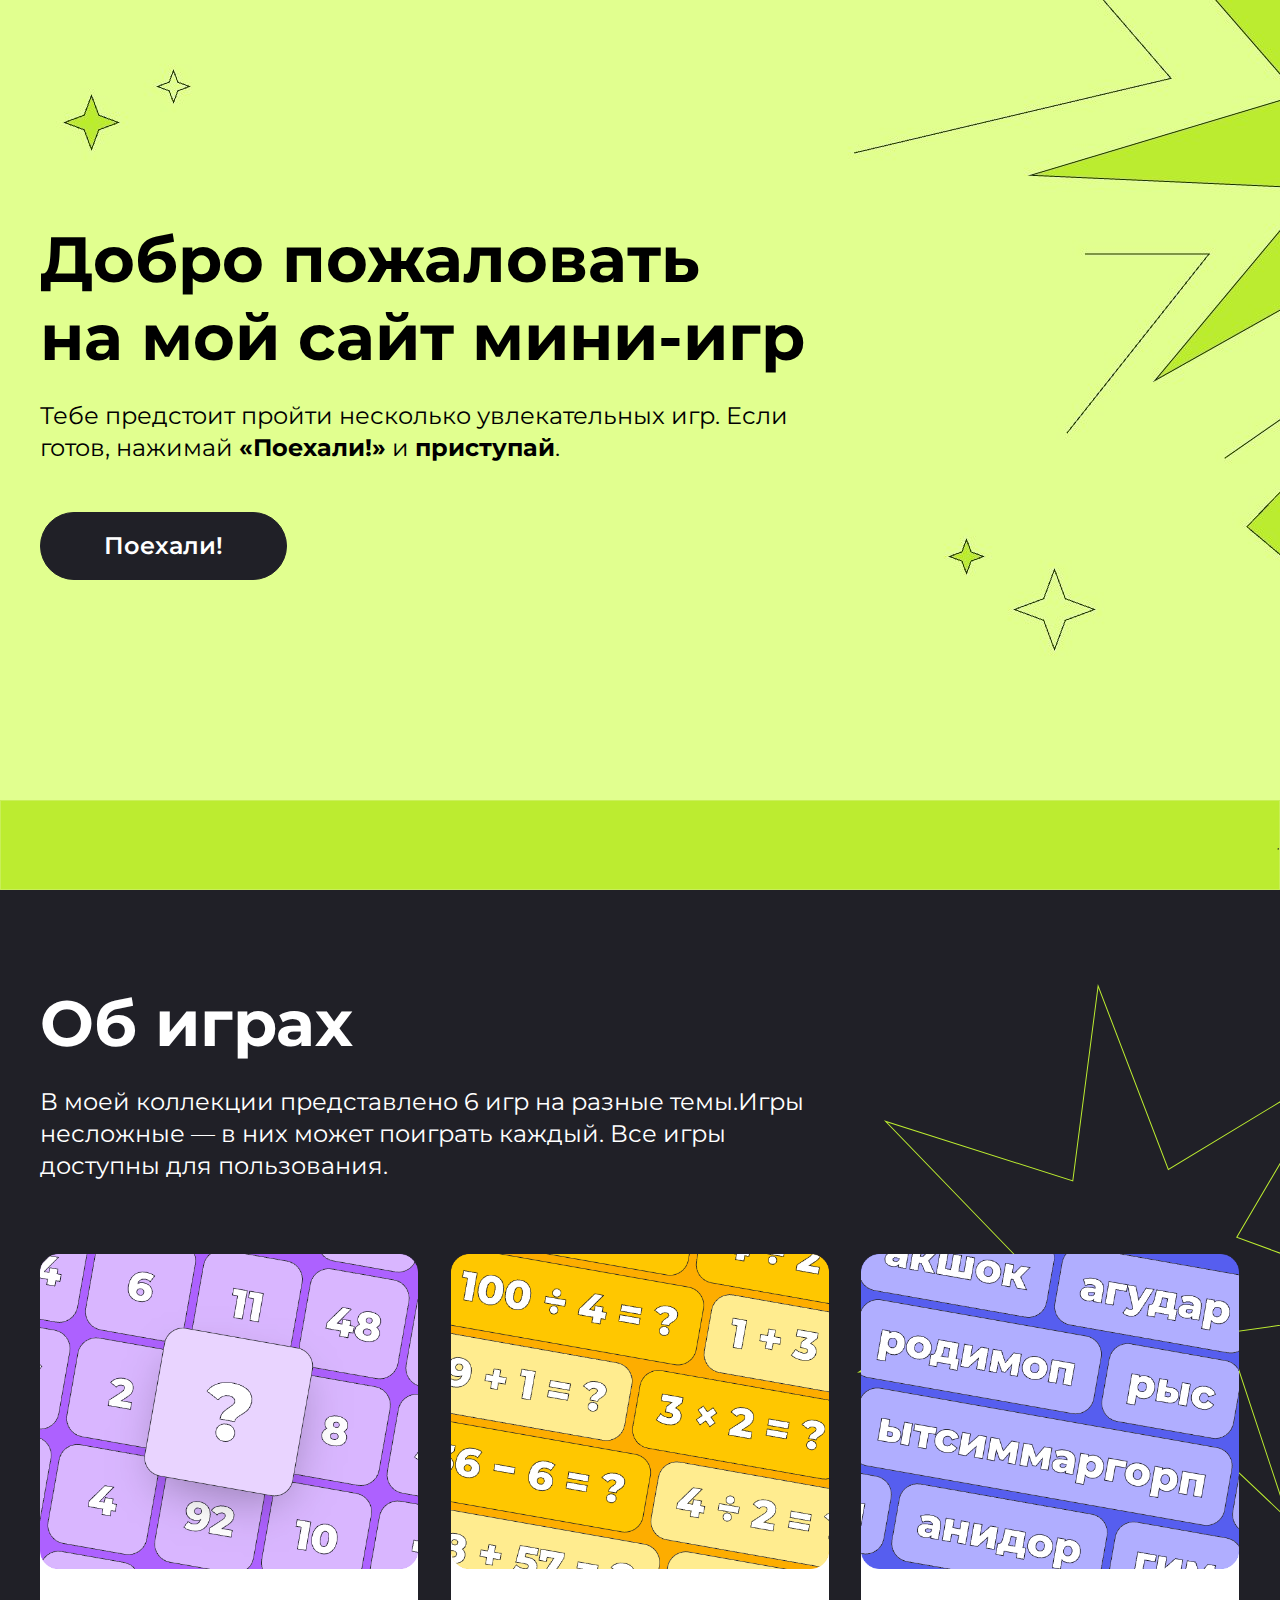
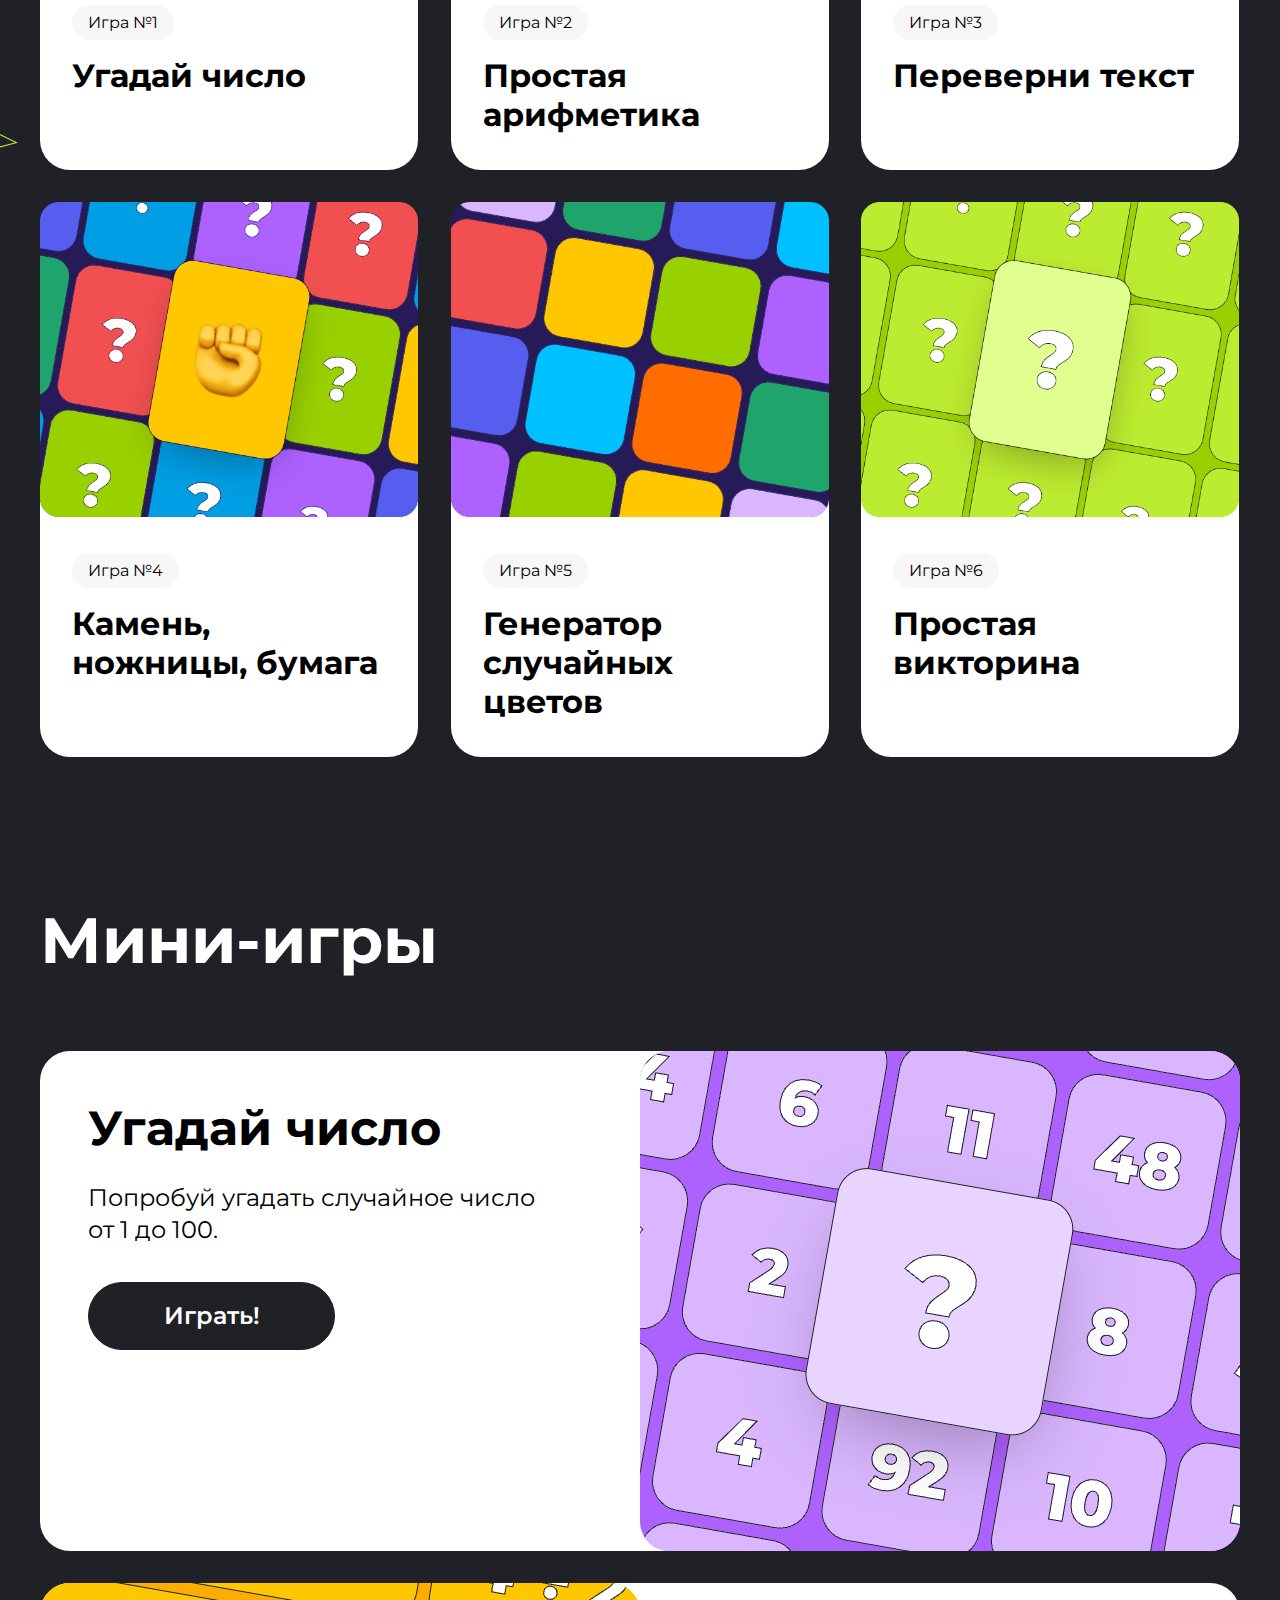
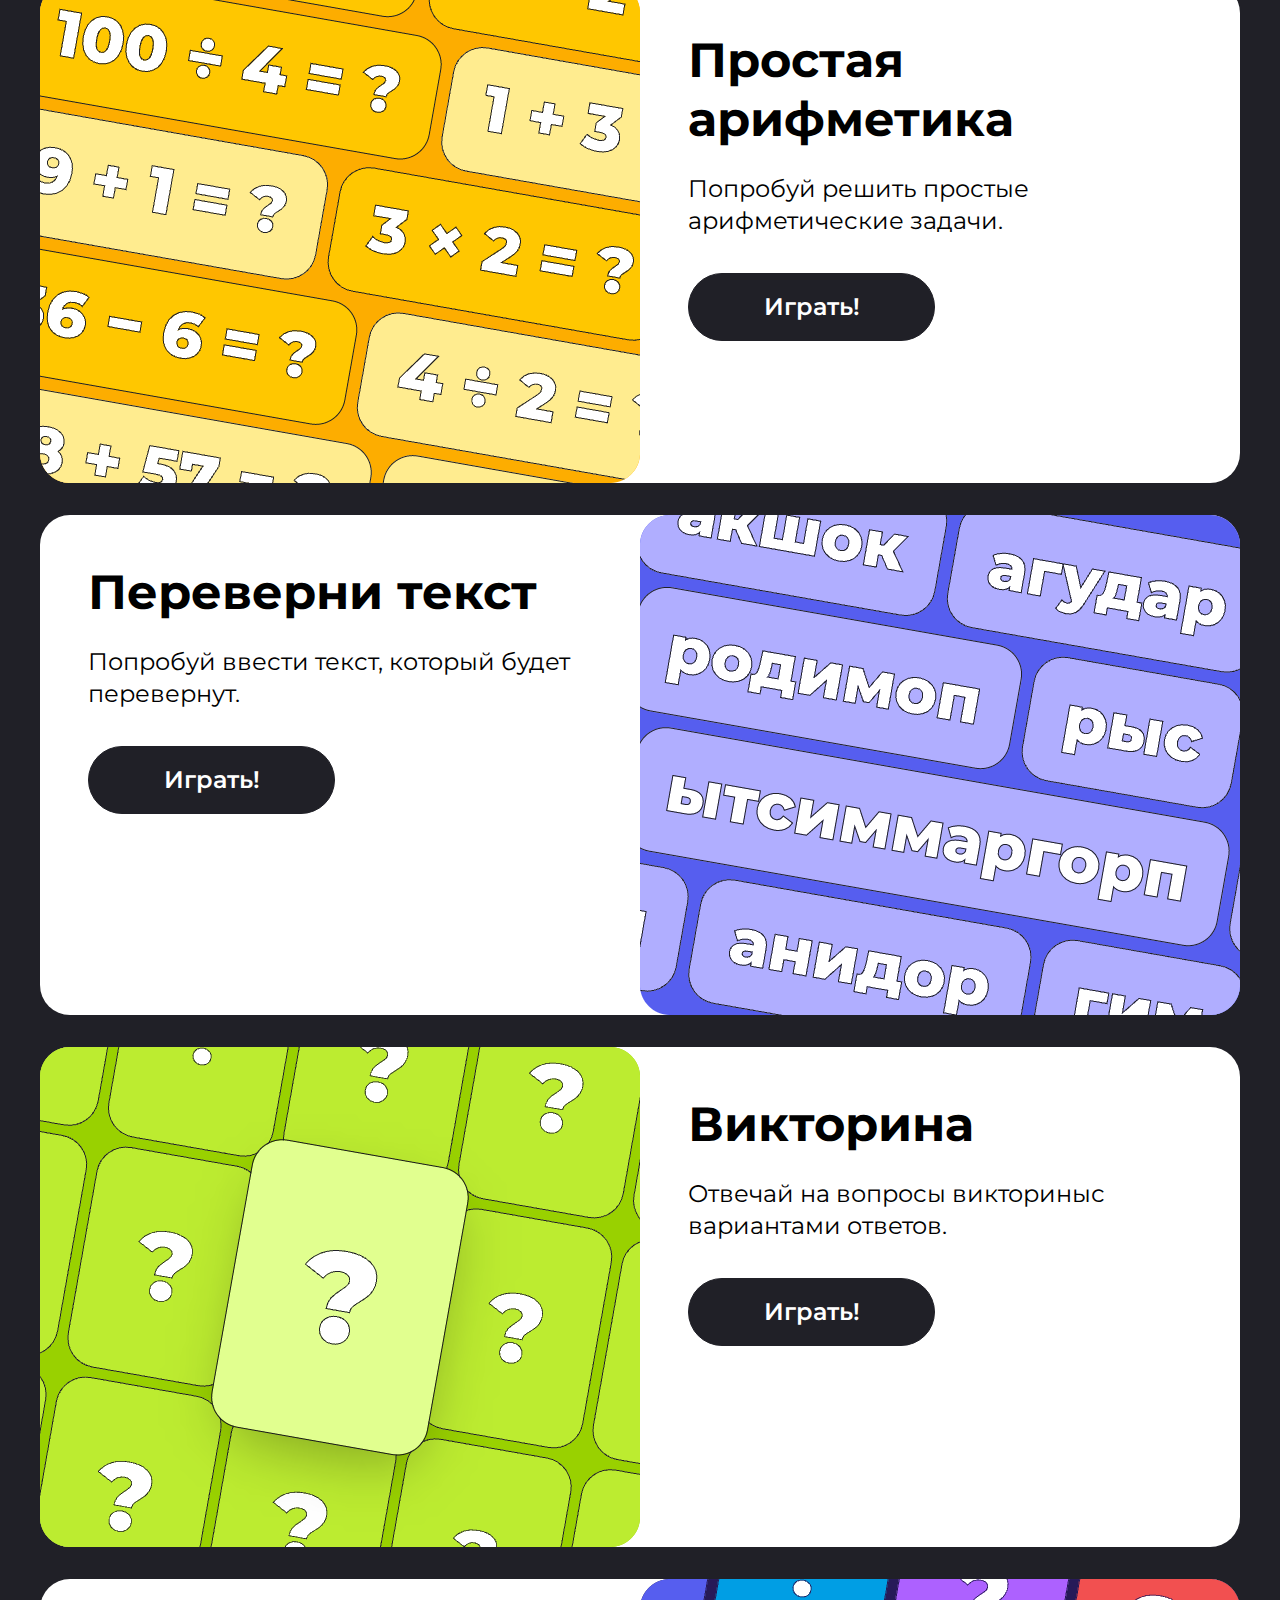
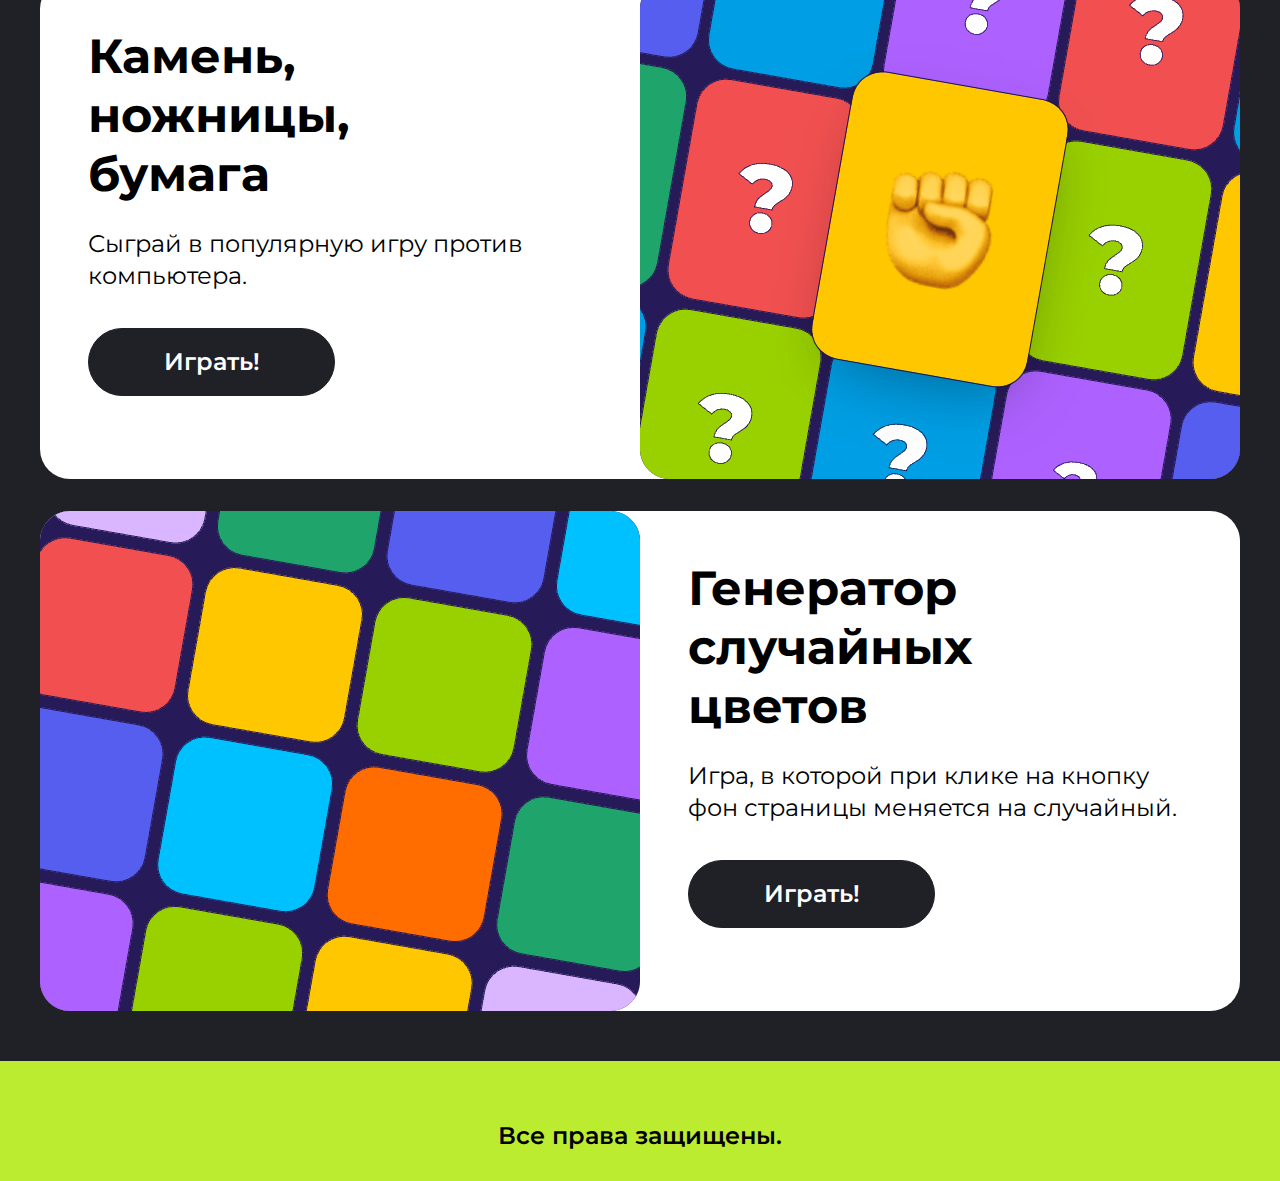
<file: index.html>
<!DOCTYPE html>
<html lang="en">
  <head>
    <meta charset="UTF-8" />
    <meta name="viewport" content="width=device-width, initial-scale=1.0" />
    <title>Document</title>
    <link rel="stylesheet" href="./style/style.css" />
    <link rel="preconnect" href="https://fonts.googleapis.com" />
    <link rel="preconnect" href="https://fonts.gstatic.com" crossorigin />
    <link
      href="https://fonts.googleapis.com/css2?family=Montserrat:ital,wght@0,100..900;1,100..900&display=swap"
      rel="stylesheet"
    />
  </head>

  <body>
    <section class="section section_green-bg">
      <div class="container top-section">
        <div class="title-block top-section__title">
          <h1 class="title-block__title">
            Добро пожаловать на&nbsp;мой сайт мини-игр
          </h1>
          <span class="title-block__subtitle"
            >Тебе предстоит пройти несколько увлекательных игр. Если готов,
            нажимай <b>&laquo;Поехали!&raquo;</b> и&nbsp;<b>приступай</b>.</span
          >
        </div>
        <a href="#aboutGame"
          ><button class="top-section__go-btn btn btn_small">
            Поехали!
          </button></a
        >
      </div>
    </section>

    <div class="items-wrap">
      <marquee class="items-wrap__marquee" bgcolor="#BCEC30">
        <div class="items-wrap__flex items-wrap__item_flex items-wrap__item">
          <img class="items-wrap__item-img" src="Star.png" alt="Star" />
          <span class="items-wrap__item-img">викторина</span>
          <img class="items-wrap__item-img" src="Star.png" alt="Star" />
          <span class="items-wrap__item-img">угадай число</span>
          <img class="items-wrap__item-img" src="Star.png" alt="Star" />
          <span class="items-wrap__item-img">переверни текст</span>
          <img class="items-wrap__item-img" src="Star.png" alt="Star" />
          <span class="items-wrap__item-img">простая арифметика</span>
          <img class="items-wrap__item-img" src="Star.png" alt="Star" />
          <span class="items-wrap__item-img">камень, ножницы, бумага</span>
          <img class="items-wrap__item-img" src="Star.png" alt="Star" />
          <span class="items-wrap__item-img">генератор случайных цветов</span>
          <img class="items-wrap__item-img" src="Star.png" alt="Star" />
        </div>
      </marquee>
    </div>

    <section id="aboutGame" class="section section_black section_about">
      <div class="container container_about-bg">
        <div class="title-block title-block_white">
          <h2 class="title-block__title">Об играх</h2>
          <span class="title-block__subtitle"
            >В&nbsp;моей коллекции представлено 6&nbsp;игр на&nbsp;разные
            темы.Игры несложные&nbsp;&mdash; в&nbsp;них может поиграть каждый.
            Все игры доступны для пользования.</span
          >
        </div>
        <div class="game-box">

          <div class="game-box__item">
            <a href="#guessNumber">
              <article class="game-box__card">
                <img
                  src="/guess-number.png"
                  alt="game1"
                  class="game-box__img"
                />
                <div class="game-box__content">
                  <span class="game-box__number">Игра №1</span>
                  <span class="game-box__name">Угадай число</span>
                </div>
              </article>
            </a>
          </div>

          <div class="game-box__item">
            <a href="#simpleArithmetic">
              <article class="game-box__card">
                <img
                  src="/simplearithmetic.png"
                  alt="game2"
                  class="game-box__img"
                />
                <div class="game-box__content">
                  <span class="game-box__number">Игра №2</span>
                  <span class="game-box__name"
                    >Простая арифметика</span
                  >
                </div>
              </article>
            </a>
          </div>

          <div class="game-box__item">
            <a href="#turnText">
              <article class="game-box__card game-box__game-card_big">
                <img
                  src="/turntext.png"
                  alt="game3"
                  class="game-box__img"
                />
                <div class="game-box__content">
                  <span class="game-box__number">Игра №3</span>
                  <span class="game-box__name">Переверни текст</span>
                </div>
              </article>
            </a>
          </div>

          <div class="game-box__item">
            <a href="#rsp">
              <article class="game-box__card game-box__game-card_big">
                <img
                  src="/rsp.png"
                  alt="game4"
                  class="game-box__img"
                />
                <div class="game-box__content">
                  <span class="game-box__number">Игра №4</span>
                  <span class="game-box__name"
                    >Камень, ножницы, бумага</span
                  >
                </div>
              </article>
            </a>
          </div>

          <div class="game-box__item">
            <a href="#randomColor">
              <article class="game-box__card game-box__game-card_big">
                <img
                  src="/randomcolorgenerator.png"
                  alt="game5"
                  class="game-box__img"
                />
                <div class="game-box__content">
                  <span class="game-box__number">Игра №5</span>
                  <span class="game-box__name"
                    >Генератор случайных цветов</span
                  >
                </div>
              </article>
            </a>
          </div>

          <div class="game-box__item">
            <a href="#simpleQuiz">
              <article class="game-box__card">
                <img
                  src="/simplequiz.png"
                  alt="game6"
                  class="game-box__img"
                />
                <div class="game-box__content">
                  <span class="game-box__number">Игра №6</span>
                  <span class="game-box__name"
                    >Простая викторина</span
                  >
                </div>
              </article>
            </a>
          </div>

        </div>
      </div>
    </section>
    <section class="section section_black">
      <div class="container">
        <div class="title-block_white title-block">
          <h2 class="title-block__title">Мини-игры</h2>
        </div>
        <div class="mini-game">
          <article
            id="guessNumber"
            class="mini-game__card mini-game__item">
            <img
              src="/guess-number.png"
              alt="game1"
              class="mini-game__img"
            />
            <div class="mini-game__content">
              <span class="mini-game__name">Угадай число</span>
              <span class="mini-game__rulse"
                >Попробуй угадать случайное число
                от&nbsp;1&nbsp;до&nbsp;100.</span
              >
              <button class="mini-game__go-btn btn" id="startGameButton">Играть!</button>
            </div>
          </article>

          <article id="simpleArithmetic" class="mini-game__card mini-game__item">
            <img
              src="/simplearithmetic.png"
              alt="game2"
              class="mini-game__img"
            />
            <div class="mini-game__content">
              <span class="mini-game__name"
                >Простая <br />
                арифметика</span
              >
              <span class="mini-game__rulse"
                >Попробуй решить простые арифметические задачи.</span
              >
              <button class="mini-game__go-btn btn" onclick="runQuiz()">Играть!</button>
            </div>
          </article>

          <article
            id="turnText"
            class="mini-game__card mini-game__card_revers mini-game__item"
          >
            <img
              src="/turntext.png"
              alt="game3"
              class="mini-game__img"
            />
            <div class="mini-game__content">
              <span class="mini-game__name">Переверни текст</span>
              <span class="mini-game__rulse"
                >Попробуй ввести текст, который будет перевернут.</span
              >
              <button class="mini-game__go-btn btn" onclick="reverseText()">Играть!</button>
            </div>
          </article>

          <article id="simpleQuiz" class="mini-game__card mini-game__item">
            <img
              src="/simplequiz.png"
              alt="game4"
              class="mini-game__img"
            />
            <div class="mini-game__content">
              <span class="mini-game__name">Викторина</span>
              <span class="mini-game__rulse"
                >Отвечай на вопросы викториныс вариантами ответов.</span
              >
              <button class="mini-game__go-btn btn" onclick="startQuiz()">Играть!</button>
            </div>
          </article>

          <article
            id="rsp"
            class="mini-game__card mini-game__card_revers mini-game__item"
          >
            <img
              src="/rsp.png"
              alt="game5"
              class="mini-game__img"
            />
            <div class="mini-game__content">
              <span class="mini-game__name"
                >Камень,<br />
                ножницы, <br />
                бумага</span
              >
              <span class="mini-game__rulse"
                >Сыграй в популярную игру против компьютера.</span
              >
              <button class="mini-game__go-btn btn" onclick="playGame()">Играть!</button>
            </div>
          </article>

          <article id="randomColor" class="mini-game__card mini-game__item">
            <img
              src="/randomcolorgenerator.png"
              alt="game6"
              class="mini-game__img"
            />
            <div class="mini-game__content" id="colorBox">
              <span class="mini-game__name"
                >Генератор <br />
                случайных <br />
                цветов</span
              >
              <span class="mini-game__rulse"
                >Игра, в которой при клике на кнопку фон страницы меняется на
                случайный.</span
              >
              <button id="colorButton" class="mini-game__go-btn btn">Играть!</button>
            </div>
          </article>

        </div>
      </div>
    </section>
    <footer class="footer">
      <div class="footer__block container">
        <h2 class="footer__block-title">Все права защищены.</h2>
      </div>
    </footer>
    <!-- <script src="/script.js"></script> -->
    <!-- <script src="hw-4.js"></script> -->
    <!-- <script src="hw-5.js"></script> -->
     <!-- <script src="/hw-6.js"></script> -->
     <!-- <script src="/hw-7.js"></script> -->
     <!-- <script src="/hw-8.js"></script> -->
      <script src="/hw-10.js"></script>

  </body>
</html>
</file>
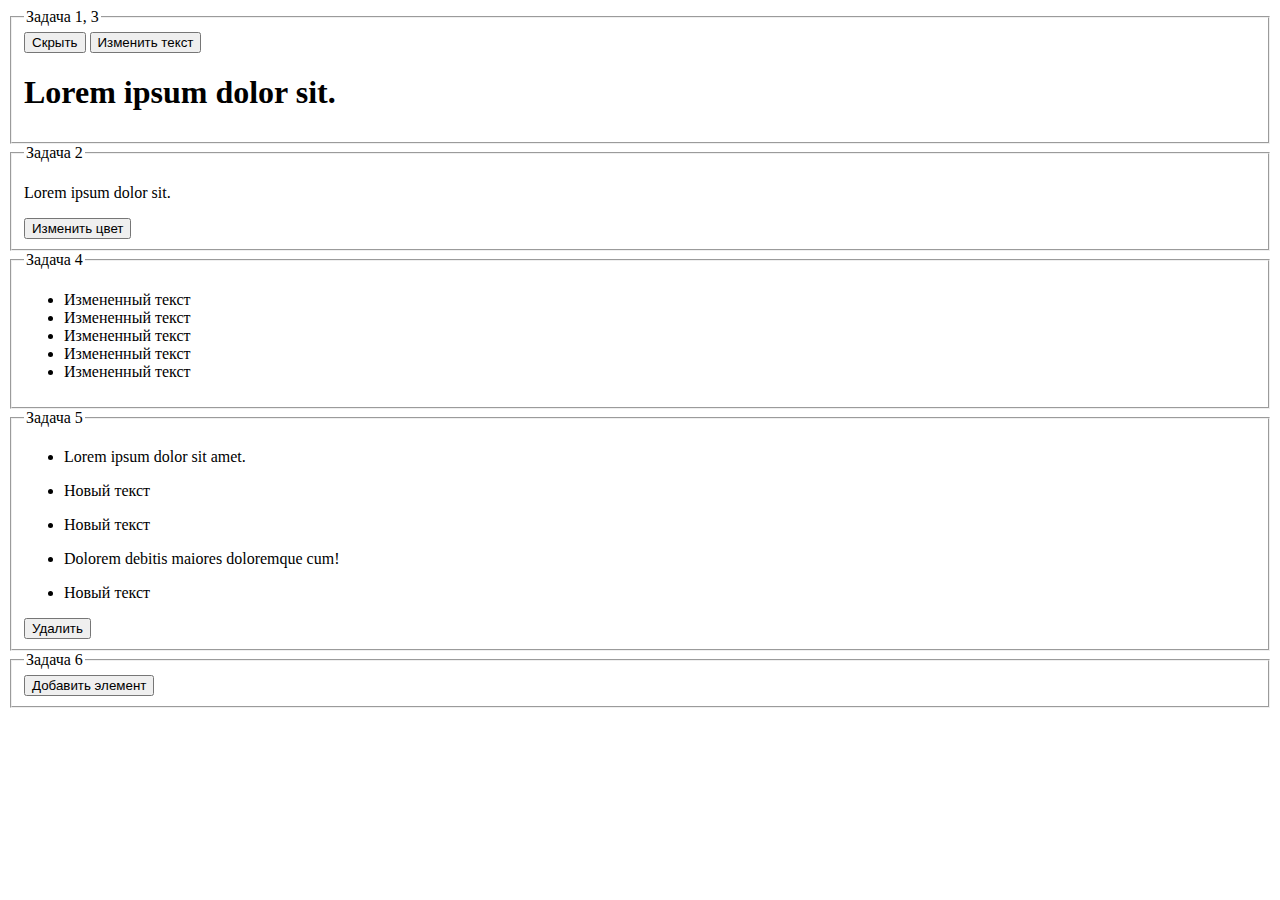
<file: hw-9.html>
<!DOCTYPE html>
<html lang="en">
  <head>
    <meta charset="UTF-8" />
    <meta name="viewport" content="width=device-width, initial-scale=1.0" />
    <title>Document</title>
    <style>
      .d-none {
        display: none;
      }
    </style>
  </head>
  <body>
    <fieldset>
      <legend>Задача 1, 3</legend>
      <button id="btnHide">Скрыть</button>
      <button id="btnChangeTitle">Изменить текст</button>
      <h1 id="heading">Lorem ipsum dolor sit.</h1>
    </fieldset>

    <fieldset>
      <legend>Задача 2</legend>
      <p id="colorHeading">Lorem ipsum dolor sit.</p>
      <button id="btnChangeColor">Изменить цвет</button>
    </fieldset>

    <fieldset>
      <legend>Задача 4</legend>
      <ul>
        <li class="description">1</li>
        <li class="description">2</li>
        <li class="description">3</li>
        <li class="description">4</li>
        <li class="description">5</li>
      </ul>
    </fieldset>

    <fieldset>
      <legend>Задача 5</legend>
      <ul>
        <li>
          <p>Lorem ipsum dolor sit amet.</p>
        </li>
        <li>
          <p class="descriptionRemove">Sint facilis voluptatum et quae!</p>
        </li>
        <li>
          <p class="descriptionRemove">
            Perferendis nisi voluptates provident harum!
          </p>
        </li>
        <li>
          <p>Dolorem debitis maiores doloremque cum!</p>
        </li>
        <li>
          <p class="descriptionRemove">Sint ratione vero nobis porro.</p>
        </li>
      </ul>
      <button id="btnRemove">Удалить</button>
    </fieldset>

    <fieldset>
        <legend>Задача 6</legend>
        <button id="btnNewElement">Добавить элемент</button>
      </fieldset>

    <script src="./hw-9.js"></script>
  </body>
</html>
</file>
<file: style/style.css>
* {
  box-sizing: border-box;
  padding: 0;
  margin: 0;
}

html {
  font-family: "Montserrat", serif;
  font-optical-sizing: auto;
  font-style: normal;
  scroll-behavior: smooth;
}

body {
  transition: background-color 0.5s;
}

.title-block {
  display: flex;
  flex-direction: column;
  max-width: 768px;
  color: black;
}
.title-block_white {
  color: white;
}
.title-block__title {
  font-size: 64px;
  font-weight: 700;
  line-height: 78px;
  letter-spacing: 0px;
  color: inherit;
}
.title-block__subtitle {
  font-size: 24px;
  font-weight: 400;
  line-height: 32px;
  letter-spacing: 0px;
  margin-top: 24px;
  color: inherit;
}

.footer {
  background-color: #BCEC30;
  padding: 60px 0;
  height: 100px;
}
.footer__block-title {
  text-align: center;
  font-family: inherit;
  font-size: 24px;
  font-weight: 600;
  line-height: 29px;
  letter-spacing: 0px;
}

.items-wrap {
  background-color: #BCEC30;
  box-sizing: border-box;
  border: 1px solid rgba(255, 255, 255, 0.2);
  -webkit-backdrop-filter: blur(50px);
          backdrop-filter: blur(50px);
  height: 90px;
  font-size: 30px;
  font-weight: 700;
  line-height: 110%;
  text-align: left;
  text-transform: uppercase;
  padding: 30px 0px;
}

.items-wrap__flex {
  display: flex;
  justify-content: space-between;
  align-items: center;
}

.items-wrap__item-img {
  text-align: center;
  margin-left: 51px;
}

.game-card {
  background-color: white;
}

@media screen and (max-width: 1023px) {
  .title-block__title {
    font-size: 40px;
    font-weight: 700;
    line-height: 49px;
  }
  .title-block__subtitle {
    font-size: 14px;
  }
  .items-wrap__item-img {
    font-size: 16px;
    margin-left: 27px;
  }
  img.items-wrap__item-img {
    width: 20px;
    height: 20px;
  }
  .footer {
    background-color: #BCEC30;
    padding: 40px 0;
    height: 100px;
  }
  .footer__block-title {
    text-align: center;
    font-family: inherit;
    font-size: 16px;
    font-weight: 600;
    line-height: 20px;
    letter-spacing: 0px;
  }
}
.section_black {
  background: #202027;
  padding: 94px 0 50px;
}
.section_green-bg {
  background-image: url(/desktop.jpeg);
  background-size: cover;
  background-repeat: no-repeat;
}
.section_about {
  background: url("/big-star.svg"), url("/shuriken.svg"), url("/shuriken.svg") #202027;
  background-repeat: no-repeat;
  background-size: auto, 32px, 56px;
  background-position: calc(50% + 500px) 94px, calc(50% - 700px) 770px, calc(50% - 650px) 822px;
}

@media screen and (max-width: 1023px) {
  .section_about {
    display: none;
  }
}
.container {
  max-width: 1200px;
  margin: 0 auto;
}

@media screen and (max-width: 1200px) {
  .container {
    max-width: 100%;
    padding: 0px 17px;
  }
}
.btn {
  font-family: inherit;
  box-sizing: border-box;
  border: 1px solid rgb(32, 32, 39);
  border-radius: 60px;
  background: rgb(32, 32, 39);
  color: rgb(255, 255, 255);
  font-size: 24px;
  font-weight: 600;
  line-height: 1.4;
  letter-spacing: 0;
  text-align: center;
  padding: 16px 28px;
  cursor: pointer;
  min-width: 247px;
}
.btn:hover {
  background-color: white;
  color: black;
  border: 1px solid black;
  transition: background-color 0.3s;
}
.btn_small {
  max-width: 246px;
}

@media screen and (max-width: 1023px) {
  .btn {
    font-size: 16px;
    font-weight: 600;
    line-height: 141.69%;
  }
}
.top-section {
  display: flex;
  flex-direction: column;
  justify-content: center;
  min-height: 800px;
}
.top-section__go-btn {
  margin-top: 48px;
}

@media screen and (max-width: 1023px) {
  .top-section {
    align-items: stretch;
  }
  .top-section__title {
    text-align: center;
  }
  .top-section__go-btn {
    width: 100%;
    max-width: 100%;
  }
}
.game-box {
  display: grid;
  grid-template-columns: repeat(12, 1fr);
  gap: 32px;
  margin-top: 72px;
  transition: gap 0.3s ease;
}
.game-box__img {
  width: 100%;
}
.game-box__item {
  grid-column: span 4;
  height: 100%;
}
.game-box__item a {
  text-decoration: none;
}
.game-box__card {
  background-color: white;
  border-radius: 30px;
  max-width: 378px;
  transition: transform 0.3s;
  cursor: pointer;
  height: 100%;
}
.game-box__card:hover {
  transform: scaleY(1.1);
}
.game-box__name {
  font-size: 32px;
  font-weight: 700;
  line-height: 39px;
  letter-spacing: 0px;
  color: black;
  text-decoration: none;
}
.game-box__content {
  display: flex;
  flex-direction: column;
  align-items: flex-start;
  padding: 32px 32px 36px;
  gap: 16px;
}
.game-box__number {
  display: inline-block;
  padding: 8px 16px;
  background-color: rgb(247, 247, 247);
  border-radius: 52px;
  text-decoration: none;
  color: black;
}

.mini-game {
  display: grid;
  gap: 32px;
  margin-top: 72px;
}
.mini-game__item {
  grid-column: span 4;
  height: 100%;
  width: 100%;
}
.mini-game__item a {
  text-decoration: none;
}
.mini-game__item:nth-child(2n) .mini-game__card {
  flex-direction: row;
}
.mini-game__card {
  display: flex;
  flex-direction: reverse;
  background-color: white;
  border-radius: 30px;
  max-width: 100%;
  transition: transform 0.3s;
  cursor: pointer;
  height: 100%;
}
.mini-game__card:nth-child(2n-1) {
  flex-direction: row-reverse;
}
.mini-game__name {
  font-size: 48px;
  font-weight: 700;
  line-height: 59px;
  letter-spacing: 0px;
  color: black;
  text-decoration: none;
}
.mini-game__content {
  display: flex;
  flex-direction: column;
  align-items: flex-start;
  padding: 48px;
  transition: background-color 0.5s;
}
.mini-game__rulse {
  display: inline-block;
  padding: 24px 0px;
  text-decoration: none;
  color: black;
  font-size: 24px;
  font-weight: 400;
  line-height: 32px;
  text-align: left;
}
.mini-game__img {
  width: 50%;
}
.mini-game__go-btn {
  margin-top: 12px;
}

@media screen and (max-width: 1023px) {
  .game-box__item {
    grid-column: span 12;
  }
  .mini-game__card {
    flex-direction: column;
  }
  .mini-game__content {
    padding: 30px;
  }
  .mini-game__go-btn {
    width: 100%;
  }
  .mini-game__name {
    font-size: 32px;
    font-weight: 700;
    line-height: 39px;
  }
  .mini-game__rulse {
    font-size: 16px;
    font-weight: 400;
    line-height: 20px;
  }
  .mini-game__img {
    width: 100%;
  }
  .mini-game__item:nth-child(2n) .mini-game_card {
    flex-direction: column;
  }
}/*# sourceMappingURL=style.css.map */
</file>
